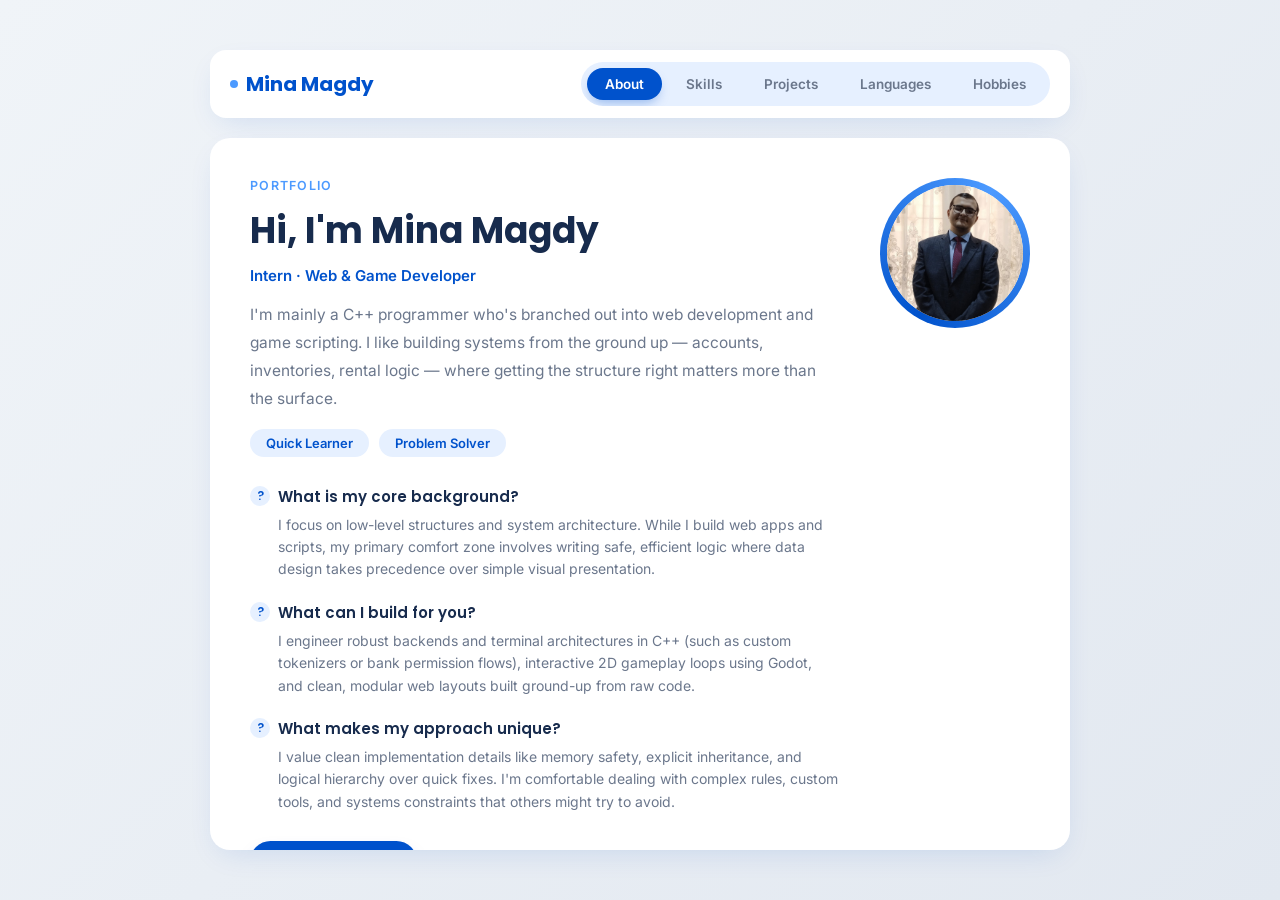
<file: index.html>
<!DOCTYPE html>
<html lang="en">

<head>
  <meta charset="UTF-8">
  <meta name="viewport" content="width=device-width, initial-scale=1.0">
  <title>Mina Magdy Portfolio</title>
  <link rel="preconnect" href="https://fonts.googleapis.com">
  <link
    href="https://fonts.googleapis.com/css2?family=Poppins:wght@500;600;700;800&family=Inter:wght@400;500;600&display=swap"
    rel="stylesheet">
  <style>
    :root {
      --bg: linear-gradient(135deg, #f0f4f8 0%, #e2e8f0 100%);
      --card: #ffffff;
      --primary: #0052cc;
      --primary-light: #4c9aff;
      --primary-soft: #e6f0ff;
      --text: #172b4d;
      --muted: #6b778c;
      --border: #dfe1e6;
      --shadow: 0 10px 30px -10px rgba(0, 82, 204, 0.15);
      --card-hover: 0 8px 16px -4px rgba(0, 82, 204, 0.1);
    }

    * {
      box-sizing: border-box;
    }

    body {
      margin: 0;
      height: 100dvh;
      overflow: hidden;
      background: var(--bg);
      color: var(--text);
      font-family: 'Inter', sans-serif;
      display: flex;
      justify-content: center;
      align-items: center;
      padding: 20px;
    }

    h1,
    h2,
    h3,
    h4 {
      font-family: 'Poppins', sans-serif;
      margin: 0;
    }

    .app {
      width: 100%;
      max-width: 860px;
      height: 100%;
      max-height: 800px;
      display: flex;
      flex-direction: column;
    }

    /* Hide the radio controller inputs completely */
    .tab-switch {
      display: none;
    }

    .navbar {
      display: flex;
      align-items: center;
      justify-content: space-between;
      gap: 16px;
      background: var(--card);
      border-radius: 16px;
      padding: 12px 20px;
      box-shadow: var(--shadow);
      margin-bottom: 20px;
      flex-shrink: 0;
    }

    .logo {
      font-family: 'Poppins', sans-serif;
      font-weight: 700;
      font-size: 20px;
      color: var(--primary);
      display: flex;
      align-items: center;
      gap: 8px;
      flex: 0 0 auto;
    }

    .logo .dot {
      width: 8px;
      height: 8px;
      border-radius: 50%;
      background: var(--primary-light);
    }

    .nav-pills {
      display: flex;
      gap: 6px;
      background: var(--primary-soft);
      padding: 6px;
      border-radius: 30px;
      overflow-x: auto;
      scrollbar-width: none;
      max-width: 100%;
    }

    .nav-pills::-webkit-scrollbar {
      display: none;
    }

    .nav-btn {
      flex: 0 0 auto;
      border: none;
      background: transparent;
      font-family: 'Inter', sans-serif;
      font-weight: 600;
      font-size: 13.5px;
      color: var(--muted);
      padding: 8px 18px;
      border-radius: 24px;
      cursor: pointer;
      white-space: nowrap;
      transition: all .25s ease;
      display: inline-block;
    }

    /* Handle active navigation pill styling via pure CSS */
    #tab-about:checked~.navbar label[for="tab-about"],
    #tab-skills:checked~.navbar label[for="tab-skills"],
    #tab-projects:checked~.navbar label[for="tab-projects"],
    #tab-languages:checked~.navbar label[for="tab-languages"],
    #tab-hobbies:checked~.navbar label[for="tab-hobbies"] {
      background: var(--primary);
      color: #fff;
      box-shadow: 0 6px 12px -4px rgba(0, 82, 204, 0.4);
    }

    .stage {
      position: relative;
      flex: 1;
      min-height: 0;
      border-radius: 20px;
      box-shadow: var(--shadow);
      background: var(--card);
      overflow: hidden;
    }

    .panel {
      position: absolute;
      inset: 0;
      padding: 40px;
      overflow-y: auto;
      opacity: 0;
      visibility: hidden;
      /* Default position is shifted right (the 'next' state) */
      transform: translateX(50px);
      transition: transform 0.4s cubic-bezier(.22, .68, .36, 1), opacity 0.4s cubic-bezier(.22, .68, .36, 1), visibility 0.4s;
    }

    /* Active Panel State */
    #tab-about:checked~.stage .panel-about,
    #tab-skills:checked~.stage .panel-skills,
    #tab-projects:checked~.stage .panel-projects,
    #tab-languages:checked~.stage .panel-languages,
    #tab-hobbies:checked~.stage .panel-hobbies {
      transform: translateX(0);
      opacity: 1;
      visibility: visible;
    }

    /* Previous Panel State (shifts panels left if a tab after them is selected) */
    #tab-skills:checked~.stage .panel-about,
    #tab-projects:checked~.stage .panel-about,
    #tab-projects:checked~.stage .panel-skills,
    #tab-languages:checked~.stage .panel-about,
    #tab-languages:checked~.stage .panel-skills,
    #tab-languages:checked~.stage .panel-projects,
    #tab-hobbies:checked~.stage .panel-about,
    #tab-hobbies:checked~.stage .panel-skills,
    #tab-hobbies:checked~.stage .panel-projects,
    #tab-hobbies:checked~.stage .panel-languages {
      transform: translateX(-50px);
      opacity: 0;
      visibility: hidden;
    }

    .panel::-webkit-scrollbar {
      width: 8px;
    }

    .panel::-webkit-scrollbar-track {
      background: transparent;
    }

    .panel::-webkit-scrollbar-thumb {
      background: var(--border);
      border-radius: 10px;
    }

    .kicker {
      font-size: 12.5px;
      font-weight: 600;
      letter-spacing: .1em;
      text-transform: uppercase;
      color: var(--primary-light);
      margin-bottom: 10px;
    }

    .panel p {
      line-height: 1.8;
      font-size: 15.5px;
      color: var(--muted);
      margin: 0 0 16px;
    }

    .muted {
      color: var(--muted);
    }

    .qa-container {
      margin: 28px 0 16px 0;
      display: flex;
      flex-direction: column;
      gap: 20px;
    }

    .qa-item h3 {
      font-size: 15px;
      font-weight: 600;
      color: var(--text);
      margin-bottom: 6px;
      display: flex;
      align-items: center;
      gap: 8px;
    }

    .qa-item h3::before {
      content: "?";
      font-size: 12px;
      width: 20px;
      height: 20px;
      background: var(--primary-soft);
      color: var(--primary);
      border-radius: 50%;
      display: inline-flex;
      align-items: center;
      justify-content: center;
      flex-shrink: 0;
    }

    .qa-item p {
      font-size: 14px;
      color: var(--muted);
      line-height: 1.6;
      margin: 0;
      padding-left: 28px;
    }

    .about-grid {
      display: flex;
      gap: 40px;
      align-items: flex-start;
      flex-wrap: wrap;
    }

    .about-text {
      flex: 1 1 300px;
    }

    .about-text h1 {
      font-size: 36px;
      margin-bottom: 8px;
      color: var(--text);
    }

    .role {
      color: var(--primary);
      font-weight: 600;
      font-size: 15px;
      margin-bottom: 16px;
    }

    .avatar-ring {
      flex: 0 0 auto;
      width: 150px;
      height: 150px;
      border-radius: 50%;
      background: conic-gradient(from 210deg, var(--primary), var(--primary-light), var(--primary));
      display: flex;
      align-items: center;
      justify-content: center;
      margin: 0 auto;
    }

    .avatar {
      width: 136px;
      height: 136px;
      border-radius: 50%;
      background: #fff;
      display: flex;
      align-items: center;
      justify-content: center;
      font-family: 'Poppins', sans-serif;
      font-weight: 700;
      font-size: 42px;
      color: var(--primary);
    }

    .chips {
      display: flex;
      gap: 10px;
      flex-wrap: wrap;
      margin-top: 10px;
    }

    .chip {
      font-size: 13px;
      font-weight: 600;
      background: var(--primary-soft);
      color: var(--primary);
      padding: 6px 16px;
      border-radius: 20px;
    }

    .cta {
      margin-top: 12px;
      display: inline-block;
      background: var(--primary);
      color: #fff;
      border: none;
      font-family: 'Inter', sans-serif;
      font-weight: 600;
      font-size: 14.5px;
      padding: 12px 26px;
      border-radius: 24px;
      cursor: pointer;
      transition: transform 0.2s, box-shadow 0.2s;
      box-shadow: 0 8px 16px -6px rgba(0, 82, 204, 0.5);
      text-align: center;
    }

    .bar-row {
      margin-bottom: 22px;
    }

    .bar-label {
      display: flex;
      justify-content: space-between;
      font-size: 14.5px;
      font-weight: 600;
      margin-bottom: 8px;
    }

    .bar-label .level {
      color: var(--primary);
      font-weight: 600;
      font-size: 13px;
    }

    .bar-track {
      background: var(--primary-soft);
      border-radius: 20px;
      height: 10px;
      overflow: hidden;
    }

    .bar-fill {
      height: 100%;
      border-radius: 20px;
      background: linear-gradient(90deg, var(--primary), var(--primary-light));
    }

    .proj-grid {
      display: grid;
      grid-template-columns: 1fr 1fr;
      gap: 20px;
    }

    @media (max-width: 700px) {
      .proj-grid {
        grid-template-columns: 1fr;
      }
    }

    .proj-card {
      border: 1px solid var(--border);
      border-radius: 16px;
      padding: 22px;
      transition: all 0.2s ease;
      background: #fff;
    }

    .proj-head {
      display: flex;
      align-items: center;
      gap: 14px;
      margin-bottom: 12px;
    }

    .badge {
      width: 42px;
      height: 42px;
      border-radius: 12px;
      background: var(--primary-soft);
      color: var(--primary);
      display: flex;
      align-items: center;
      justify-content: center;
      font-family: 'Poppins', sans-serif;
      font-weight: 700;
      font-size: 14px;
      flex: 0 0 auto;
    }

    .proj-card h4 {
      font-size: 16px;
      color: var(--text);
    }

    .proj-card ul {
      margin: 0;
      padding-left: 20px;
    }

    .proj-card li {
      font-size: 13.5px;
      color: var(--muted);
      line-height: 1.6;
      margin-bottom: 6px;
    }

    .hobby-grid {
      display: grid;
      grid-template-columns: repeat(2, 1fr);
      gap: 16px;
    }

    @media (max-width: 600px) {
      .hobby-grid {
        grid-template-columns: 1fr;
      }
    }

    .hobby-card {
      display: flex;
      align-items: center;
      gap: 14px;
      border: 1px solid var(--border);
      border-radius: 14px;
      padding: 16px 20px;
      font-weight: 600;
      font-size: 14.5px;
      transition: all 0.2s ease;
    }

    .hobby-icon {
      width: 42px;
      height: 42px;
      border-radius: 12px;
      background: var(--primary-soft);
      display: flex;
      align-items: center;
      justify-content: center;
      font-size: 20px;
      flex: 0 0 auto;
    }

    h2.section-title {
      font-size: 26px;
      margin-bottom: 6px;
      color: var(--text);
    }

    .section-sub {
      color: var(--muted);
      font-size: 15px;
      margin-bottom: 28px;
    }

    .avatar img {
      width: 100%;
      height: 100%;
      object-fit: cover;
      border-radius: 50%;
    }

    @media (prefers-reduced-motion: reduce) {
      .panel {
        transition: none !important;
      }
    }

    @media (max-width: 600px) {
      .panel {
        padding: 24px;
      }

      .about-grid {
        flex-direction: column-reverse;
        text-align: center;
        gap: 24px;
      }

      .chips {
        justify-content: center;
      }

      .navbar {
        justify-content: center;
        padding: 12px;
      }

      .qa-item p {
        padding-left: 0;
      }
    }

    /* Safe Desktop-Only Hover Animations */
    @media (hover: hover) {
      .nav-btn:hover {
        color: var(--primary);
      }

      .panel::-webkit-scrollbar-thumb:hover {
        background: var(--muted);
      }

      .cta:hover {
        transform: translateY(-2px);
        box-shadow: 0 12px 20px -6px rgba(0, 82, 204, 0.6);
      }

      .proj-card:hover,
      .hobby-card:hover {
        border-color: var(--primary-light);
        box-shadow: var(--card-hover);
        transform: translateY(-2px);
      }
    }
  </style>
</head>

<body>

  <div class="app">
    <input type="radio" name="portfolio-tabs" id="tab-about" class="tab-switch" checked>
    <input type="radio" name="portfolio-tabs" id="tab-skills" class="tab-switch">
    <input type="radio" name="portfolio-tabs" id="tab-projects" class="tab-switch">
    <input type="radio" name="portfolio-tabs" id="tab-languages" class="tab-switch">
    <input type="radio" name="portfolio-tabs" id="tab-hobbies" class="tab-switch">

    <div class="navbar">
      <div class="logo"><span class="dot"></span> Mina Magdy</div>
      <div class="nav-pills">
        <label for="tab-about" class="nav-btn">About</label>
        <label for="tab-skills" class="nav-btn">Skills</label>
        <label for="tab-projects" class="nav-btn">Projects</label>
        <label for="tab-languages" class="nav-btn">Languages</label>
        <label for="tab-hobbies" class="nav-btn">Hobbies</label>
      </div>
    </div>

    <div class="stage">

      <div class="panel panel-about">
        <div class="about-grid">
          <div class="about-text">
            <div class="kicker">Portfolio</div>
            <h1>Hi, I'm Mina Magdy</h1>
            <div class="role">Intern &middot; Web & Game Developer</div>
            <p>I'm mainly a C++ programmer who's branched out into web development and game scripting. I like building
              systems from the ground up — accounts, inventories, rental logic — where getting the structure right
              matters more than the surface.</p>
            <div class="chips">
              <span class="chip">Quick Learner</span>
              <span class="chip">Problem Solver</span>
            </div>

            <div class="qa-container">
              <div class="qa-item">
                <h3>What is my core background?</h3>
                <p>I focus on low-level structures and system architecture. While I build web apps and scripts, my
                  primary comfort zone involves writing safe, efficient logic where data design takes precedence over
                  simple visual presentation.</p>
              </div>
              <div class="qa-item">
                <h3>What can I build for you?</h3>
                <p>I engineer robust backends and terminal architectures in C++ (such as custom tokenizers or bank
                  permission flows), interactive 2D gameplay loops using Godot, and clean, modular web layouts built
                  ground-up from raw code.</p>
              </div>
              <div class="qa-item">
                <h3>What makes my approach unique?</h3>
                <p>I value clean implementation details like memory safety, explicit inheritance, and logical hierarchy
                  over quick fixes. I'm comfortable dealing with complex rules, custom tools, and systems constraints
                  that others might try to avoid.</p>
              </div>
            </div>

            <label for="tab-projects" class="cta">See my projects</label>
          </div>
          <div class="avatar-ring">
            <div class="avatar">
              <img src="MinaSuit.jpeg" alt="Mina Magdy">
            </div>
          </div>
        </div>
      </div>

      <div class="panel panel-skills">
        <h2 class="section-title">What I work with</h2>
        <div class="section-sub">Coding languages, ordered by how much I use them</div>

        <div class="bar-row">
          <div class="bar-label"><span>C++</span><span class="level">Main language</span></div>
          <div class="bar-track">
            <div class="bar-fill" style="width:92%;"></div>
          </div>
        </div>
        <div class="bar-row">
          <div class="bar-label"><span>HTML, CSS & JS</span><span class="level">Comfortable</span></div>
          <div class="bar-track">
            <div class="bar-fill" style="width:70%;"></div>
          </div>
        </div>
        <div class="bar-row">
          <div class="bar-label"><span>GDScript (Godot)</span><span class="level">Familiar</span></div>
          <div class="bar-track">
            <div class="bar-fill" style="width:55%;"></div>
          </div>
        </div>
        <div class="bar-row">
          <div class="bar-label"><span>Python</span><span class="level">Familiar</span></div>
          <div class="bar-track">
            <div class="bar-fill" style="width:55%;"></div>
          </div>
        </div>
      </div>

      <div class="panel panel-projects">
        <h2 class="section-title">Projects</h2>
        <div class="section-sub">Things I've built, mostly in C++</div>
        <div class="proj-grid">

          <div class="proj-card">
            <div class="proj-head">
              <div class="badge">TK</div>
              <h4>Tokenizer <span class="muted" style="font-weight:400;">(C++)</span></h4>
            </div>
            <ul>
              <li>Custom lexical scanner built from scratch</li>
              <li>Parses strings into distinct token types</li>
              <li>Memory-safe implementation</li>
            </ul>
          </div>

          <div class="proj-card">
            <div class="proj-head">
              <div class="badge">LS</div>
              <h4>Library System <span class="muted" style="font-weight:400;">(C++)</span></h4>
            </div>
            <ul>
              <li>Adds books and authors dynamically</li>
              <li>Handles rental logic and stores user data</li>
              <li>Removes books entirely from the system</li>
            </ul>
          </div>

          <div class="proj-card">
            <div class="proj-head">
              <div class="badge">BS</div>
              <h4>Bank System <span class="muted" style="font-weight:400;">(C++)</span></h4>
            </div>
            <ul>
              <li>Client accounts with balances — deposit, withdraw, transfer</li>
              <li>Employee and Admin accounts with hierarchy-based permissions</li>
            </ul>
          </div>

          <div class="proj-card">
            <div class="proj-head">
              <div class="badge">GP</div>
              <h4>Godot Platformer <span class="muted" style="font-weight:400;">(GDScript)</span></h4>
            </div>
            <ul>
              <li>Play as a slime that jumps and moves from start to finish</li>
              <li>Menu, level music, checkpoints, and moving objects</li>
            </ul>
          </div>

        </div>
      </div>

      <div class="panel panel-languages">
        <h2 class="section-title">Spoken languages</h2>
        <div class="section-sub">&nbsp;</div>
        <div class="bar-row">
          <div class="bar-label"><span>Arabic</span><span class="level">Native</span></div>
          <div class="bar-track">
            <div class="bar-fill" style="width:100%;"></div>
          </div>
        </div>
        <div class="bar-row">
          <div class="bar-label"><span>English</span><span class="level">Fluent</span></div>
          <div class="bar-track">
            <div class="bar-fill" style="width:88%;"></div>
          </div>
        </div>
      </div>

      <div class="panel panel-hobbies">
        <h2 class="section-title">Outside of code</h2>
        <div class="section-sub">A few things I do when I'm not building something</div>
        <div class="hobby-grid">
          <div class="hobby-card">
            <div class="hobby-icon">🎮</div> Gaming
          </div>
          <div class="hobby-card">
            <div class="hobby-icon">🎧</div> Listening to rock on Spotify
          </div>
          <div class="hobby-card">
            <div class="hobby-icon">🎬</div> Video Editing
          </div>
          <div class="hobby-card">
            <div class="hobby-icon">💬</div> Discord moderation & bots
          </div>
        </div>
      </div>

    </div>
  </div>

</body>

</html>
</file>
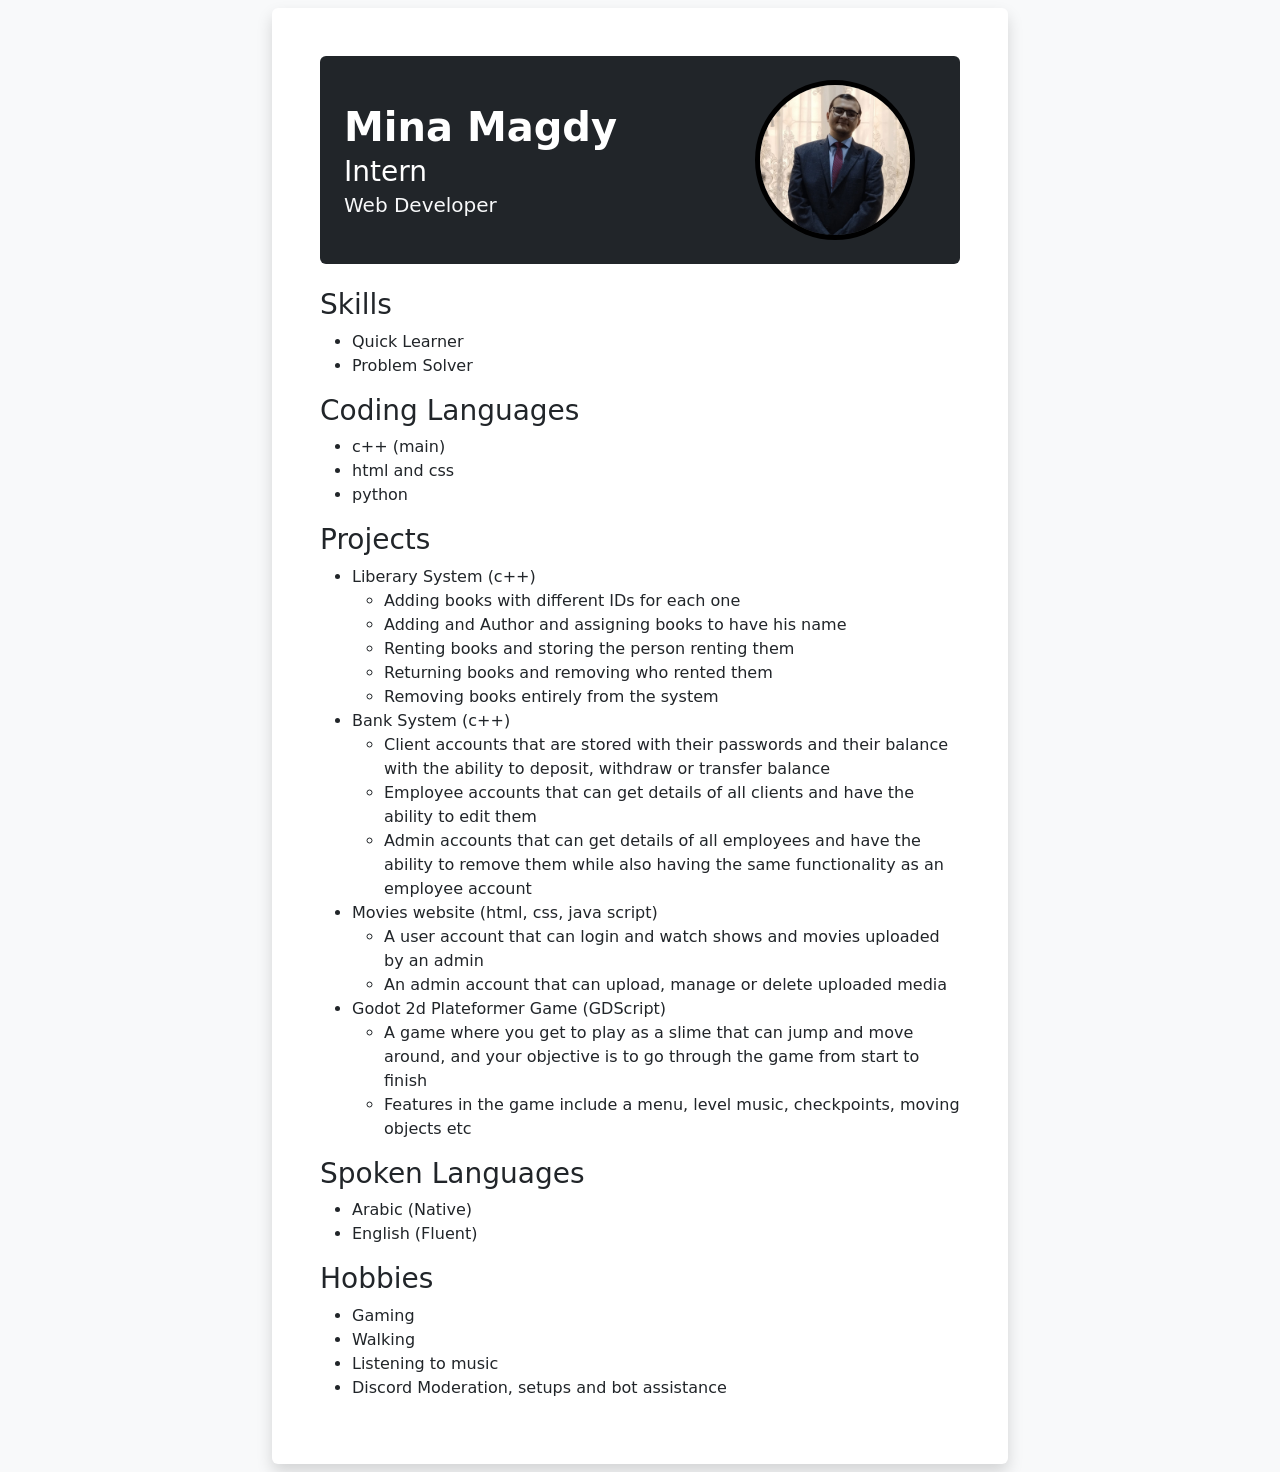
<file: index OLD.html>
<!DOCTYPE html>
<html lang="en">

<head>
    <meta charset="UTF-8">
    <meta name="viewport" content="width=device-width, initial-scale=1.0">
    <title>Mina Magdy Portfolio</title>
    <link href="https://cdn.jsdelivr.net/npm/bootstrap@5.3.8/dist/css/bootstrap.min.css" rel="stylesheet">
    <link rel="stylesheet" href="style.css">
</head>

<body class="bg-light py-2">
    <div class="container">
        <div class="row justify-content-center">
            <div class="col-12 col-md-10 col-lg-8">
                <div class="bg-white shadow p-4 p-md-5 rounded text-start">

                    <header class="mb-4 bg-dark text-white p-3 p-md-4 rounded">
                        <div class="row align-items-center">

                            <div class="col-12 col-md-8 text-center text-md-start">
                                <h1 class="fw-bold m-0 text-white">Mina Magdy</h1>
                                <h3 class="h3 my-1">Intern</h3>
                                <h5 class="h5 text-light mb-0">Web Developer</h5>
                            </div>

                            <div class="col-12 col-md-4 text-center text-md-start mb-3 mb-md-0">
                                <img src="MinaSuit.jpeg" alt="Mina Magdy"
                                    class="border rounded-circle border-black border-5"
                                    style="width: 160px; height: 160px; object-fit: cover; background-color: white;">
                            </div>

                        </div>
                    </header>
                    <h3>Skills</h3>
                    <ul>
                        <li>Quick Learner</li>
                        <li>Problem Solver</li>
                    </ul>
                    <h3>Coding Languages</h3>
                    <ul>
                        <li>c++ (main)</li>
                        <li>html and css</li>
                        <li>python</li>
                    </ul>
                    <h3>Projects</h3>
                    <ul>
                        <li>Liberary System (c++)
                            <ul>
                                <li>Adding books with different IDs for each one</li>
                                <li>Adding and Author and assigning books to have his name</li>
                                <li>Renting books and storing the person renting them</li>
                                <li>Returning books and removing who rented them</li>
                                <li>Removing books entirely from the system</li>
                            </ul>
                        </li>
                        <li>Bank System (c++)
                            <ul>
                                <li>Client accounts that are stored with their passwords and their balance with the
                                    ability to
                                    deposit, withdraw or transfer balance</li>
                                <li>Employee accounts that can get details of all clients and have the ability to edit
                                    them</li>
                                <li>Admin accounts that can get details of all employees and have the ability to remove
                                    them
                                    while also having the same functionality as an employee account </li>
                            </ul>
                        </li>
                        <li>Movies website (html, css, java script)
                            <ul>
                                <li>A user account that can login and watch shows and movies uploaded by an admin</li>
                                <li>An admin account that can upload, manage or delete uploaded media</li>
                            </ul>
                        </li>
                        <li>Godot 2d Plateformer Game (GDScript)
                            <ul>
                                <li>A game where you get to play as a slime that can jump and move around, and your objective is to go through the game from start to finish</li>
                                <li>Features in the game include a menu, level music, checkpoints, moving objects etc</li>
                            </ul>
                        </li>
                    </ul>
                    <h3>Spoken Languages</h3>
                    <ul>
                        <li>Arabic (Native)</li>
                        <li>English (Fluent)</li>
                    </ul>
                    <h3>Hobbies</h3>
                    <ul>
                        <li>Gaming</li>
                        <li>Walking</li>
                        <li>Listening to music</li>
                        <li>Discord Moderation, setups and bot assistance</li>
                    </ul>
                    

                </div>
            </div>
        </div>
    </div>
</body>


</html>
</file>
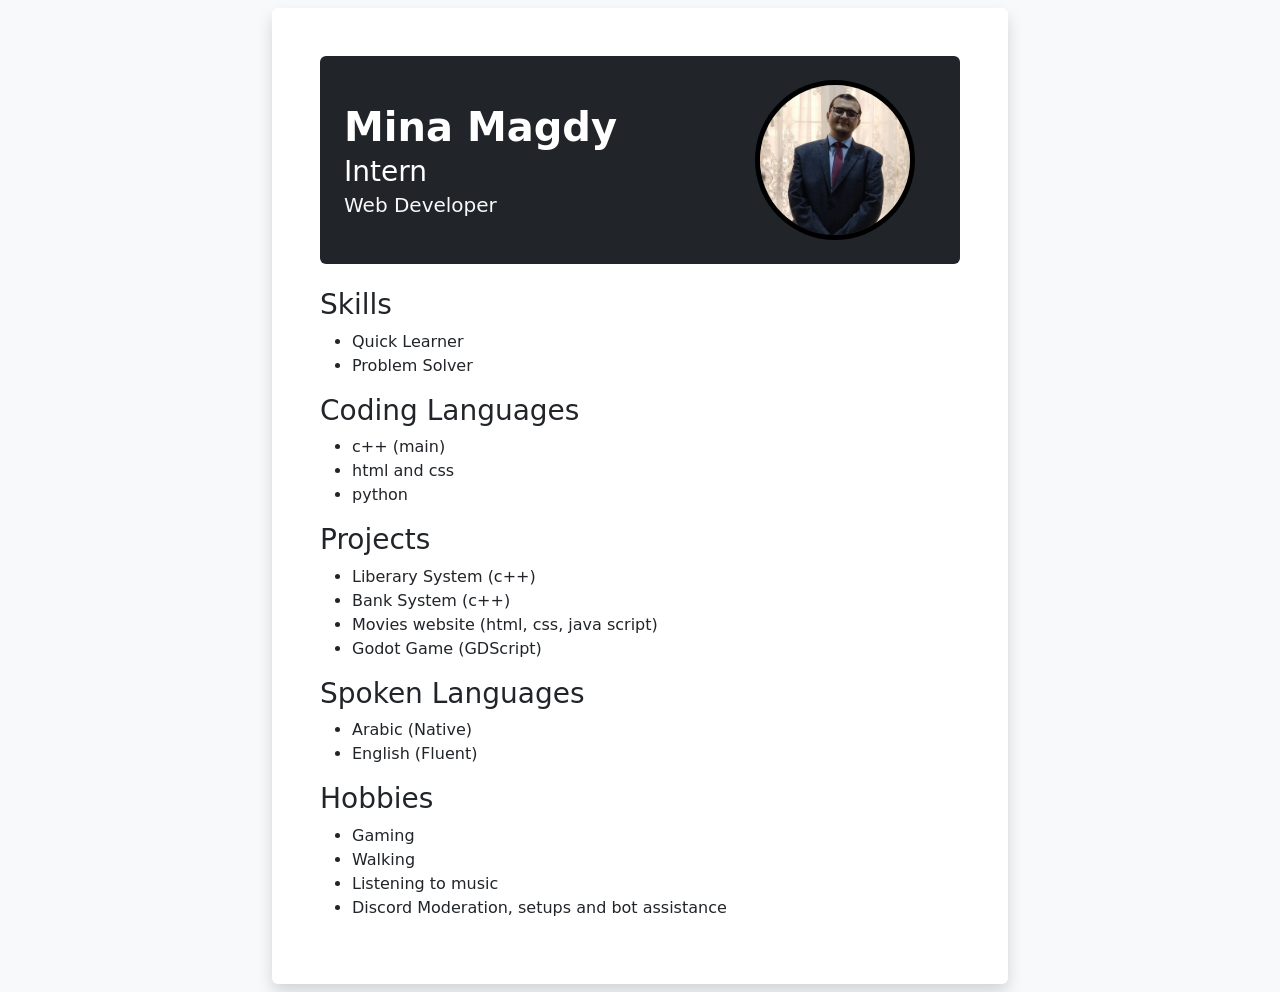
<file: Mina Magdy Port.html>
<!DOCTYPE html>
<html lang="en">

<head>
    <meta charset="UTF-8">
    <meta name="viewport" content="width=device-width, initial-scale=1.0">
    <title>Mina Magdy Portfolio</title>
    <link href="https://cdn.jsdelivr.net/npm/bootstrap@5.3.8/dist/css/bootstrap.min.css" rel="stylesheet">
    <link rel="stylesheet" href="style.css">
</head>

<body class="bg-light py-2">
    <div class="container">
        <div class="row justify-content-center">
            <div class="col-12 col-md-10 col-lg-8">
                <div class="bg-white shadow p-4 p-md-5 rounded text-start">

                    <header class="mb-4 bg-dark text-white p-3 p-md-4 rounded">
                        <div class="row align-items-center">
                            
                            <div class="col-12 col-md-8 text-center text-md-start">
                                <h1 class="fw-bold m-0 text-white">Mina Magdy</h1>
                                <h3 class="h3 my-1">Intern</h3>
                                <h5 class="h5 text-light mb-0">Web Developer</h5>
                            </div>

                            <div class="col-12 col-md-4 text-center text-md-start mb-3 mb-md-0">
                                <img src="MinaSuit.jpeg" alt="Mina Magdy"
                                class="border rounded-circle border-black border-5"
                                style="width: 160px; height: 160px; object-fit: cover; background-color: white;">
                            </div>
                        
                        </div>
                    </header>
                    <h3>Skills</h3>
                    <ul>
                        <li>Quick Learner</li>
                        <li>Problem Solver</li>
                    </ul>
                    <h3>Coding Languages</h3>
                    <ul>
                        <li>c++ (main)</li>
                        <li>html and css</li>
                        <li>python</li>
                    </ul>
                    <h3>Projects</h3>
                    <ul>
                        <li>Liberary System (c++)</li>
                        <li>Bank System (c++)</li>
                        <li>Movies website (html, css, java script)</li>
                        <li>Godot Game (GDScript)</li>
                    </ul>
                    <h3>Spoken Languages</h3>
                    <ul>
                        <li>Arabic (Native)</li>
                        <li>English (Fluent)</li>
                    </ul>
                    <h3>Hobbies</h3>
                    <ul>
                        <li>Gaming</li>
                        <li>Walking</li>
                        <li>Listening to music</li>
                        <li>Discord Moderation, setups and bot assistance</li>
                    </ul>

                </div>
            </div>
        </div>
    </div>
</body>


</html>
</file>
<file: style.css>
.profile_header {
    align-items: center;
    gap: 5px;
}

.profile_text{
    display: flex;
    flex-direction: column;
    gap: 2px;
}

.profile_text h1,
.profile_text h2,
.profile_text h3{
    margin: 0   ;
}
.profile_image {
    width: 100px ;
    height: 100px;
    border-radius: 50%;
    object-fit: cover;
}
</file>
